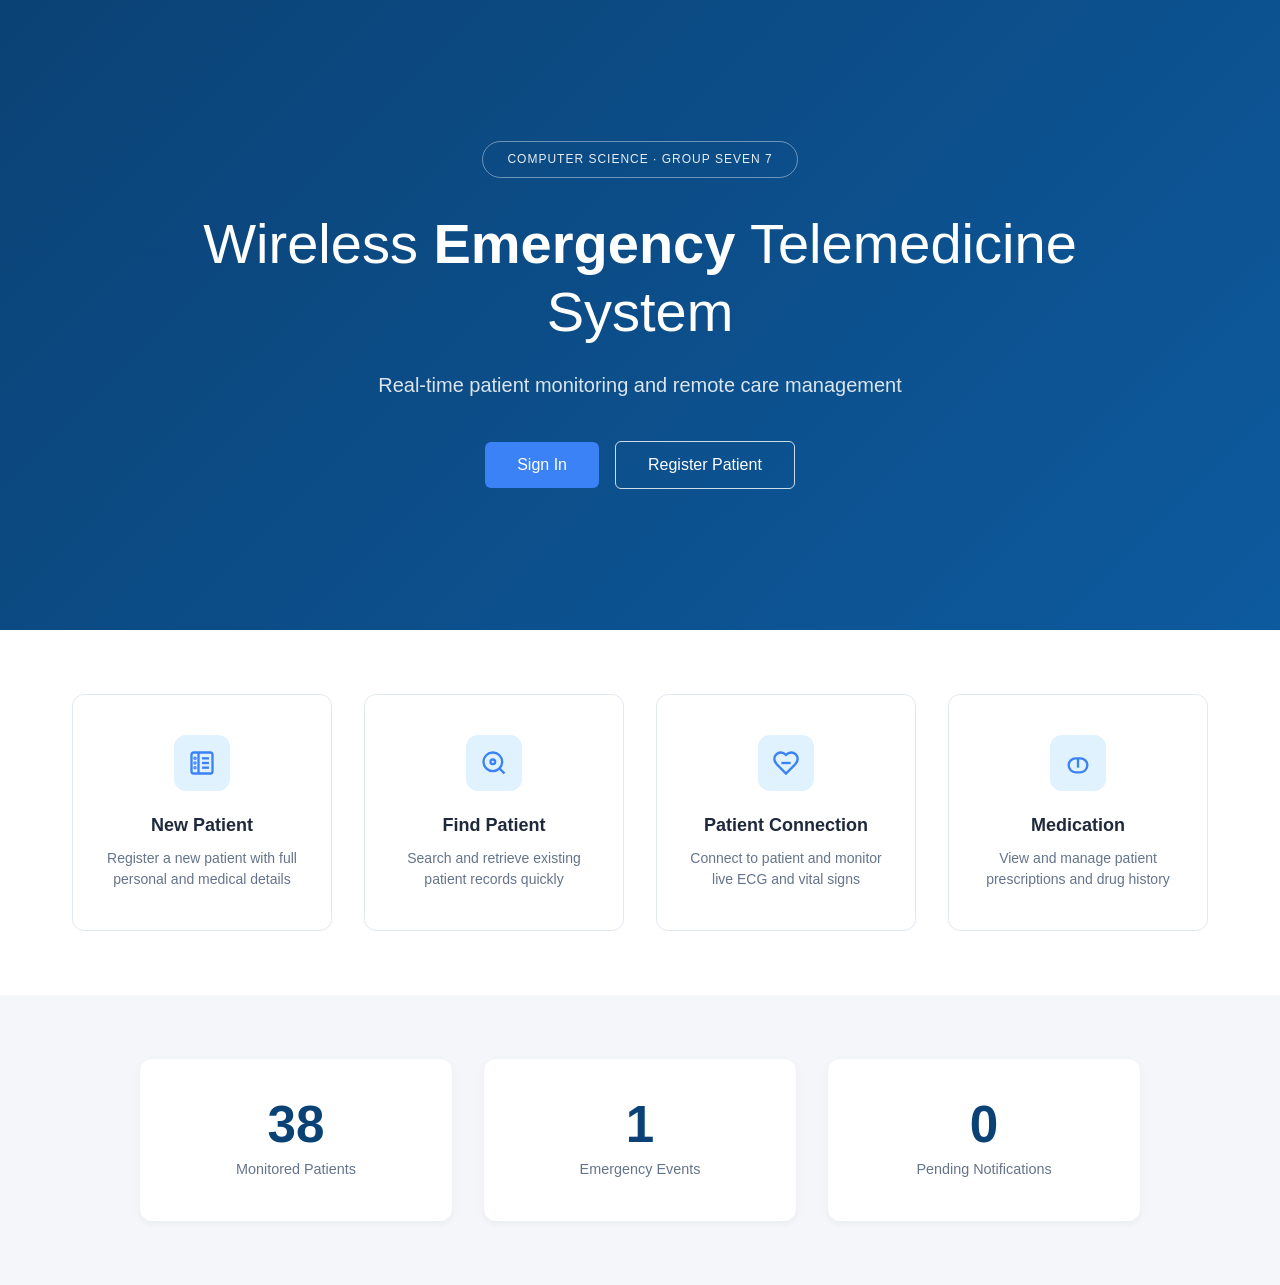
<file: index.html>
<!DOCTYPE html>
<html lang="en">
<head>
    <meta charset="UTF-8">
    <meta name="viewport" content="width=device-width, initial-scale=1.0">
    <title>WETS - Wireless Emergency Telemedicine System</title>
    <link rel="stylesheet" href="style.css">
</head>
<body>
    <!-- Hero Section -->
    <section class="hero-section">
        <div class="hero-content">
            <div class="department-badge">
                COMPUTER SCIENCE · GROUP SEVEN 7
            </div>
            <h1 class="main-title">
                Wireless <span class="title-emphasis">Emergency</span> Telemedicine System
            </h1>
            <p class="subtitle">
                Real-time patient monitoring and remote care management
            </p>
            <div class="cta-buttons">
                <button class="btn btn-primary" onclick="navigateTo('login.html')">
                    Sign In
                </button>
                <button class="btn btn-secondary" onclick="navigateTo('register.html')">
                    Register Patient
                </button>
            </div>
        </div>
    </section>

    <!-- Module Grid Section -->
    <section class="module-grid">
        <div class="module-item" onclick="navigateTo('register.html')">
            <div class="module-icon">
                <svg viewBox="0 0 24 24" fill="none" stroke="currentColor" stroke-width="2">
                    <rect x="3" y="3" width="18" height="18" rx="2" ry="2"></rect>
                    <line x1="9" y1="3" x2="9" y2="21"></line>
                    <line x1="12" y1="8" x2="18" y2="8"></line>
                    <line x1="12" y1="12" x2="18" y2="12"></line>
                    <line x1="12" y1="16" x2="18" y2="16"></line>
                    <circle cx="6" cy="8" r="0.5" fill="currentColor"></circle>
                    <circle cx="6" cy="12" r="0.5" fill="currentColor"></circle>
                    <circle cx="6" cy="16" r="0.5" fill="currentColor"></circle>
                </svg>
            </div>
            <h3 class="module-title">New Patient</h3>
            <p class="module-text">Register a new patient with full personal and medical details</p>
        </div>

        <div class="module-divider"></div>

        <div class="module-item" onclick="navigateTo('search.html')">
            <div class="module-icon">
                <svg viewBox="0 0 24 24" fill="none" stroke="currentColor" stroke-width="2">
                    <circle cx="11" cy="11" r="8"></circle>
                    <path d="m21 21-4.35-4.35"></path>
                    <path d="M9 11a2 2 0 1 0 4 0 2 2 0 1 0-4 0"></path>
                </svg>
            </div>
            <h3 class="module-title">Find Patient</h3>
            <p class="module-text">Search and retrieve existing patient records quickly</p>
        </div>

        <div class="module-divider"></div>

        <div class="module-item" onclick="navigateTo('monitoring.html')">
            <div class="module-icon">
                <svg viewBox="0 0 24 24" fill="none" stroke="currentColor" stroke-width="2">
                    <path d="M19 14c1.49-1.46 3-3.21 3-5.5A5.5 5.5 0 0 0 16.5 3c-1.76 0-3 .5-4.5 2-1.5-1.5-2.74-2-4.5-2A5.5 5.5 0 0 0 2 8.5c0 2.3 1.5 4.05 3 5.5l7 7Z"></path>
                    <path d="M8 12h8"></path>
                </svg>
            </div>
            <h3 class="module-title">Patient Connection</h3>
            <p class="module-text">Connect to patient and monitor live ECG and vital signs</p>
        </div>

        <div class="module-divider"></div>

        <div class="module-item">
            <div class="module-icon">
                <svg viewBox="0 0 24 24" fill="none" stroke="currentColor" stroke-width="2">
                    <rect x="4" y="8" width="16" height="12" rx="6"></rect>
                    <line x1="12" y1="8" x2="12" y2="16"></line>
                </svg>
            </div>
            <h3 class="module-title">Medication</h3>
            <p class="module-text">View and manage patient prescriptions and drug history</p>
        </div>
    </section>

    <!-- Statistics Section -->
    <section class="stats-section">
        <div class="stats-container">
            <div class="stat-card">
                <div class="stat-number">100</div>
                <div class="stat-label">Monitored Patients</div>
            </div>

            <div class="stat-card">
                <div class="stat-number">3</div>
                <div class="stat-label">Emergency Events</div>
            </div>

            <div class="stat-card">
                <div class="stat-number">0</div>
                <div class="stat-label">Pending Notifications</div>
            </div>
        </div>
    </section>

    <script src="script.js"></script>
</body>
</html>
</file>
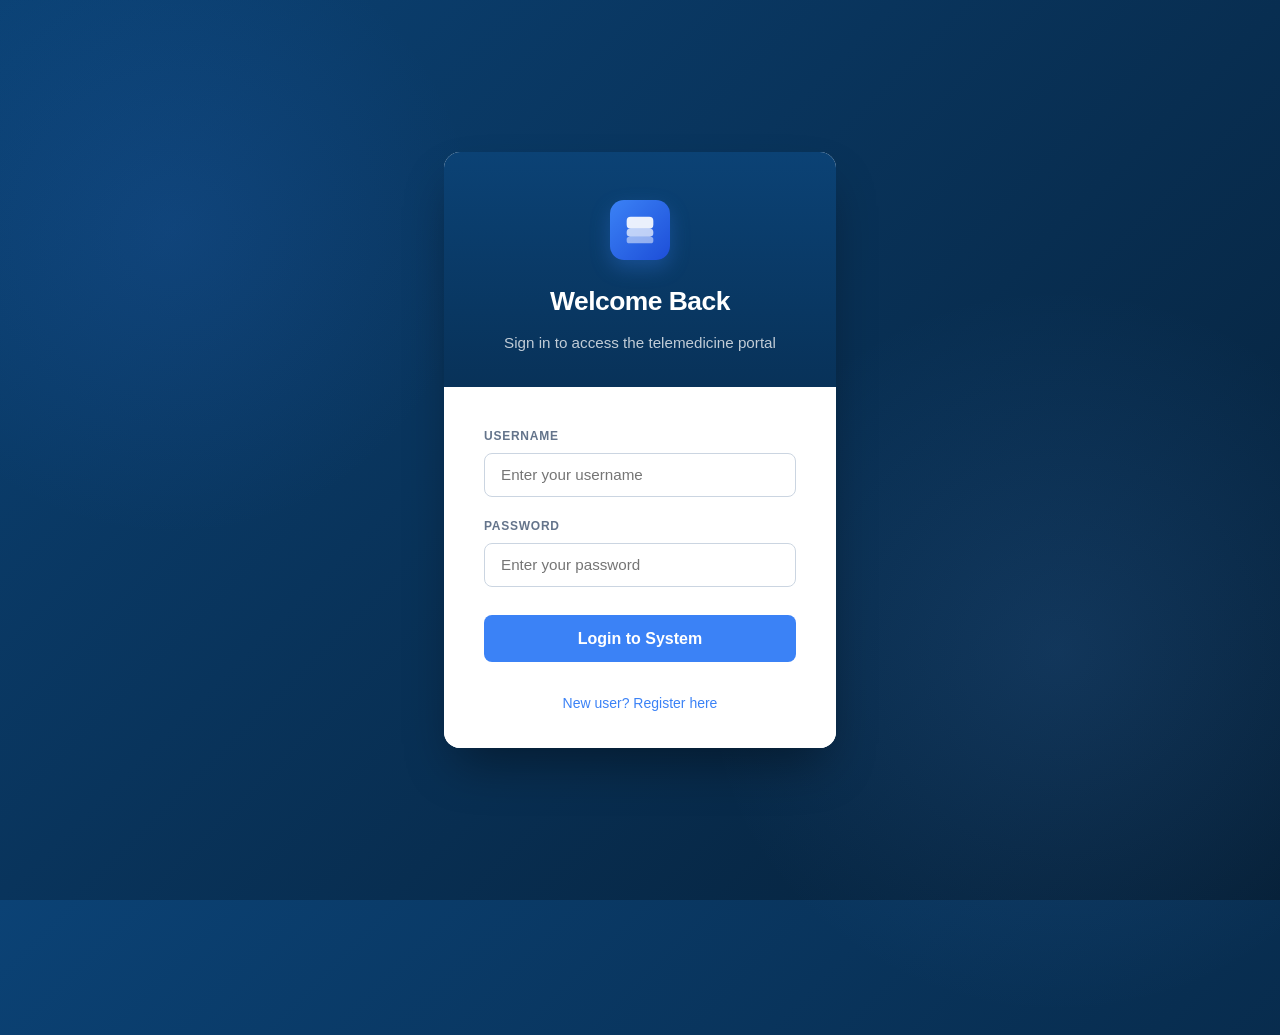
<file: login.html>
<!DOCTYPE html>
<html lang="en">
<head>
    <meta charset="UTF-8">
    <meta name="viewport" content="width=device-width, initial-scale=1.0">
    <title>Login - WETS</title>
    <link rel="stylesheet" href="style.css">
    <link rel="stylesheet" href="login.css">
</head>
<body class="login-body">
    <div class="login-container">
        <div class="login-card">
            <div class="login-header">
                <div class="system-icon">
                    <svg viewBox="0 0 24 24" fill="none" stroke="currentColor" stroke-width="2">
                        <rect x="3" y="3" width="18" height="7" rx="2" fill="currentColor" opacity="0.9"/>
                        <rect x="3" y="12" width="18" height="4" rx="1.5" fill="currentColor" opacity="0.7"/>
                        <rect x="3" y="18" width="18" height="3" rx="1" fill="currentColor" opacity="0.5"/>
                    </svg>
                </div>
                <h1 class="welcome-title">Welcome Back</h1>
                <p class="welcome-subtitle">Sign in to access the telemedicine portal</p>
            </div>

            <div class="login-form-container">
                <form id="loginForm" class="login-form" novalidate>
                    <div class="form-group">
                        <label for="username" class="form-label">USERNAME</label>
                        <input 
                            type="text" 
                            id="username" 
                            class="form-input" 
                            placeholder="Enter your username"
                            required
                        >
                    </div>

                    <div class="form-group">
                        <label for="password" class="form-label">PASSWORD</label>
                        <input 
                            type="password" 
                            id="password" 
                            class="form-input" 
                            placeholder="Enter your password"
                            required
                        >
                    </div>

                    <button type="submit" class="login-button" id="submitBtn">
                        Login to System
                    </button>

                    <div class="register-link">
                        <a href="register.html">New user? Register here</a>
                    </div>
                </form>
            </div>

        </div>
    </div>

    <div class="bg-decoration bg-decoration-1"></div>
    <div class="bg-decoration bg-decoration-2"></div>

    <script src="login.js"></script>
</body>
</html>
</file>
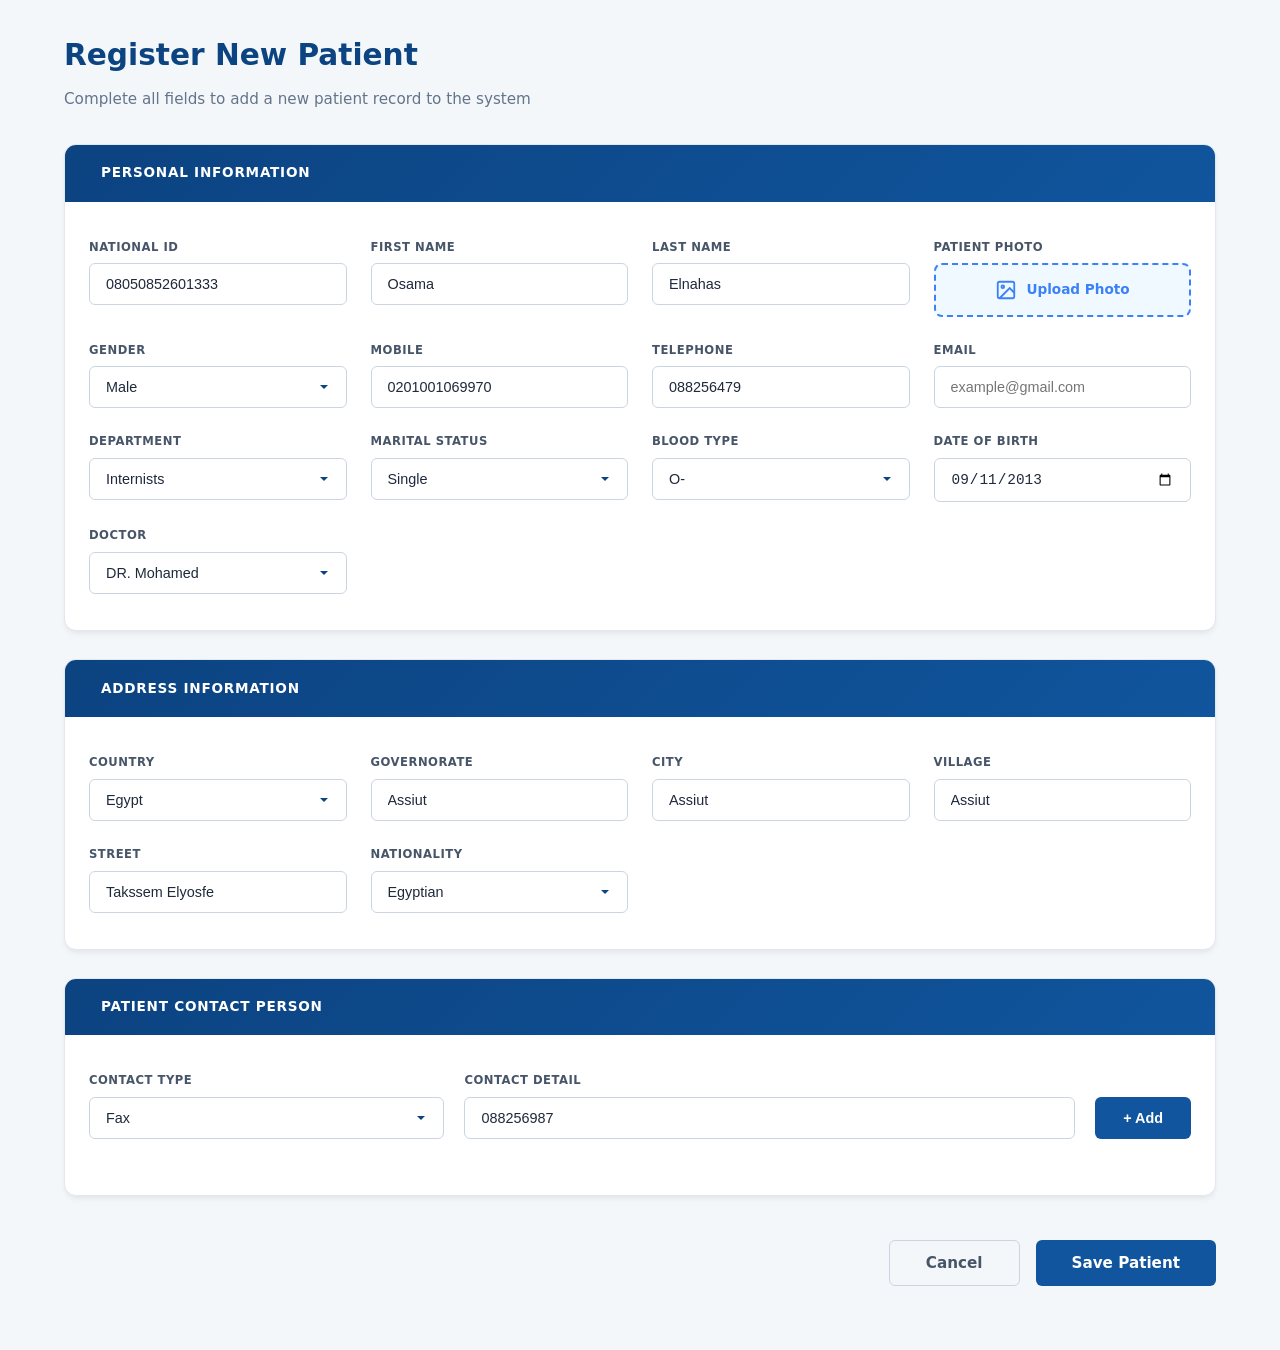
<file: register.html>
<!DOCTYPE html>
<html lang="en">
<head>
    <meta charset="UTF-8">
    <meta name="viewport" content="width=device-width, initial-scale=1.0">
    <title>Register New Patient - WETS</title>
    <link rel="stylesheet" href="style.css">
    <link rel="stylesheet" href="register.css">
</head>
<body>
    <div class="register-container">
        <header class="page-header">
            <h1 class="page-title">Register New Patient</h1>
            <p class="page-subtitle">Complete all fields to add a new patient record to the system</p>
        </header>

        <form id="registrationForm" class="registration-form">
            
            <section class="form-section">
                <div class="section-header">
                    <span class="section-icon"></span>
                    <h2 class="section-title">PERSONAL INFORMATION</h2>
                </div>

                <div class="section-body">
                    <div class="form-grid">
                        <div class="form-group">
                            <label class="form-label">NATIONAL ID</label>
                            <input type="text" name="nationalId" class="form-input" value="08050852601333">
                        </div>

                        <div class="form-group">
                            <label class="form-label">FIRST NAME</label>
                            <input type="text" name="firstName" class="form-input" value="Osama">
                        </div>

                        <div class="form-group">
                            <label class="form-label">LAST NAME</label>
                            <input type="text" name="lastName" class="form-input" value="Elnahas">
                        </div>

                        <div class="form-group upload-group">
                            <label class="form-label">PATIENT PHOTO</label>
                            <div class="upload-box" onclick="triggerFileUpload()">
                                <svg viewBox="0 0 24 24" fill="none" stroke="currentColor" stroke-width="2">
                                    <rect x="3" y="3" width="18" height="18" rx="2" ry="2"></rect>
                                    <circle cx="8.5" cy="8.5" r="1.5"></circle>
                                    <polyline points="21 15 16 10 5 21"></polyline>
                                </svg>
                                <span class="upload-text">Upload Photo</span>
                            </div>
                            <input type="file" id="photoUpload" accept="image/*" style="display: none;">
                        </div>

                        <div class="form-group">
                            <label class="form-label">GENDER</label>
                            <select name="gender" class="form-select">
                                <option value="male">Male</option>
                                <option value="female">Female</option>
                            </select>
                        </div>

                        <div class="form-group">
                            <label class="form-label">MOBILE</label>
                            <input type="tel" name="mobile" class="form-input" value="0201001069970">
                        </div>

                        <div class="form-group">
                            <label class="form-label">TELEPHONE</label>
                            <input type="tel" name="telephone" class="form-input" value="088256479">
                        </div>

                        <div class="form-group">
                            <label class="form-label">EMAIL</label>
                            <input type="email" name="email" class="form-input" placeholder="example@gmail.com">
                        </div>

                        <div class="form-group">
                            <label class="form-label">DEPARTMENT</label>
                            <select name="department" class="form-select">
                                <option value="internists">Internists</option>
                                <option value="cardiac">Cardiac</option>
                                <option value="orthopedics">Orthopedics</option>
                                <option value="neurology">Neurology</option>
                            </select>
                        </div>

                        <div class="form-group">
                            <label class="form-label">MARITAL STATUS</label>
                            <select name="maritalStatus" class="form-select">
                                <option value="single">Single</option>
                                <option value="married">Married</option>
                                <option value="divorced">Divorced</option>
                                <option value="widowed">Widowed</option>
                            </select>
                        </div>

                        <div class="form-group">
                            <label class="form-label">BLOOD TYPE</label>
                            <select name="bloodType" class="form-select">
                                <option value="o-">O-</option>
                                <option value="o+">O+</option>
                                <option value="a-">A-</option>
                                <option value="a+">A+</option>
                                <option value="b-">B-</option>
                                <option value="b+">B+</option>
                                <option value="ab-">AB-</option>
                                <option value="ab+">AB+</option>
                            </select>
                        </div>

                        <div class="form-group">
                            <label class="form-label">DATE OF BIRTH</label>
                            <input type="date" name="dateOfBirth" class="form-input" value="2013-09-11">
                        </div>

                        <div class="form-group">
                            <label class="form-label">DOCTOR</label>
                            <select name="doctor" class="form-select">
                                <option value="dr-mohamed">DR. Mohamed</option>
                                <option value="dr-ahmed">DR. Ahmed</option>
                                <option value="dr-sara">DR. Sara</option>
                            </select>
                        </div>
                    </div>
                </div>
            </section>

            <section class="form-section">
                <div class="section-header">
                    <span class="section-icon"></span>
                    <h2 class="section-title">ADDRESS INFORMATION</h2>
                </div>

                <div class="section-body">
                    <div class="form-grid">
                        <div class="form-group">
                            <label class="form-label">COUNTRY</label>
                            <select name="country" class="form-select">
                                <option value="egypt">Egypt</option>
                                <option value="saudi">Saudi Arabia</option>
                                <option value="uae">UAE</option>
                                <option value="jordan">Jordan</option>
                            </select>
                        </div>

                        <div class="form-group">
                            <label class="form-label">GOVERNORATE</label>
                            <input type="text" name="governorate" class="form-input" value="Assiut">
                        </div>

                        <div class="form-group">
                            <label class="form-label">CITY</label>
                            <input type="text" name="city" class="form-input" value="Assiut">
                        </div>

                        <div class="form-group">
                            <label class="form-label">VILLAGE</label>
                            <input type="text" name="village" class="form-input" value="Assiut">
                        </div>

                        <div class="form-group">
                            <label class="form-label">STREET</label>
                            <input type="text" name="street" class="form-input" value="Takssem Elyosfe">
                        </div>

                        <div class="form-group">
                            <label class="form-label">NATIONALITY</label>
                            <select name="nationality" class="form-select">
                                <option value="egyptian">Egyptian</option>
                                <option value="saudi">Saudi</option>
                                <option value="emirati">Emirati</option>
                                <option value="jordanian">Jordanian</option>
                            </select>
                        </div>
                    </div>
                </div>
            </section>

            <section class="form-section">
                <div class="section-header">
                    <span class="section-icon"></span>
                    <h2 class="section-title">PATIENT CONTACT PERSON</h2>
                </div>

                <div class="section-body">
                    <div class="contact-row">
                        <div class="form-group contact-type-group">
                            <label class="form-label">CONTACT TYPE</label>
                            <select class="form-select" id="contactType">
                                <option value="fax">Fax</option>
                                <option value="phone">Phone</option>
                                <option value="email">Email</option>
                                <option value="mobile">Mobile</option>
                            </select>
                        </div>

                        <div class="form-group contact-detail-group">
                            <label class="form-label">CONTACT DETAIL</label>
                            <input type="text" class="form-input" id="contactDetail" value="088256987">
                        </div>

                        <button type="button" class="add-contact-btn" onclick="addContact()">
                            + Add
                        </button>
                    </div>

                    <div id="contactList" class="contact-list"></div>
                </div>
            </section>

            <div class="form-footer">
                <button type="button" class="btn btn-cancel" onclick="window.location.href='index.html'">
                    Cancel
                </button>
                <button type="submit" class="btn btn-save">
                    Save Patient
                </button>
            </div>
        </form>
    </div>

    <script src="register.js"></script>
</body>
</html>
</file>
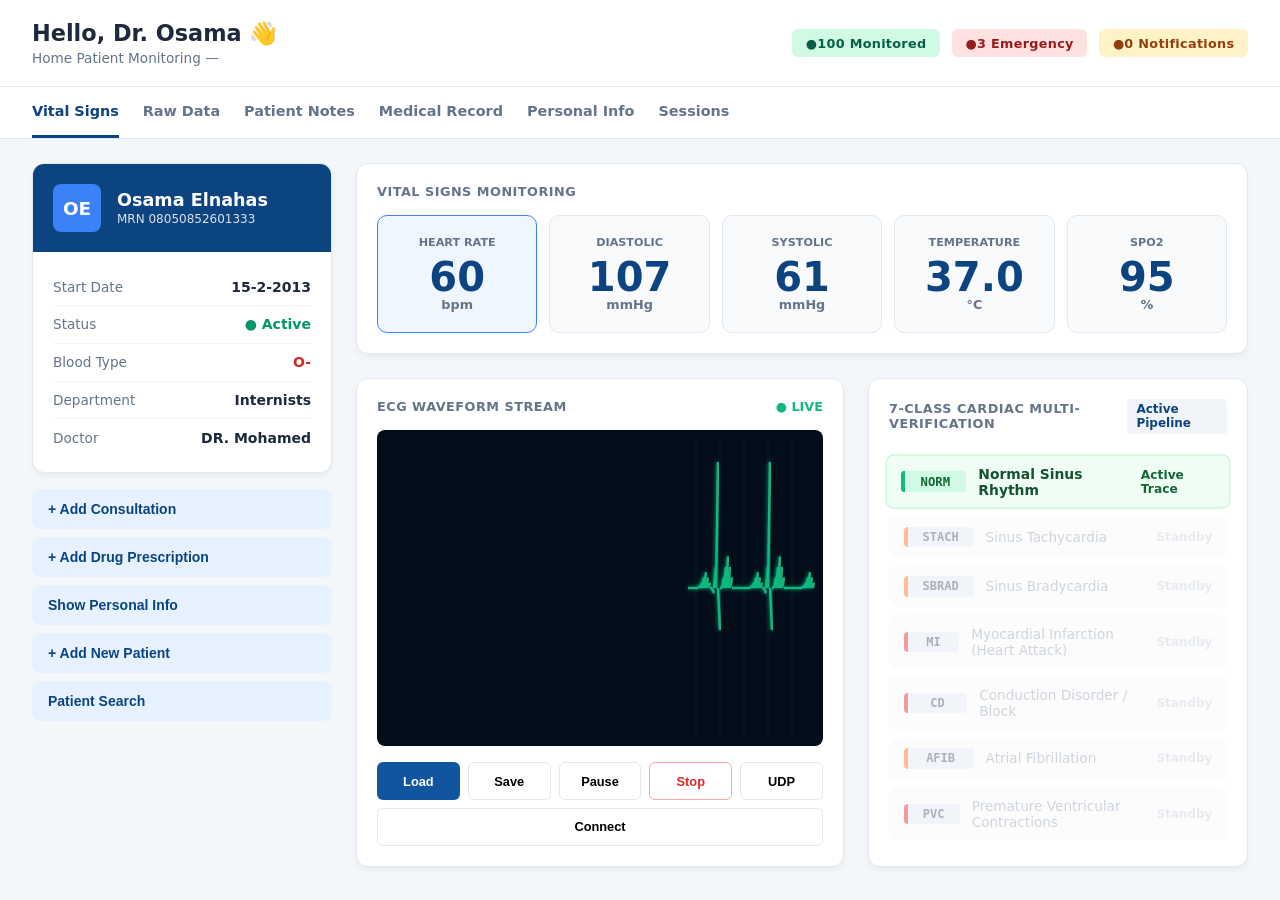
<file: vitals.html>
<!DOCTYPE html>
<html lang="en">
<head>
    <meta charset="UTF-8">
    <meta name="viewport" content="width=device-width, initial-scale=1.0">
    <title>Vital Signs Monitoring - WETS</title>
    <link rel="stylesheet" href="vitals.css">
</head>
<body>
    <header class="top-header">
        <div class="welcome-section">
            <h1 class="welcome-text">Hello, Dr. Osama 👋</h1>
            <p class="welcome-subtitle">Home Patient Monitoring —</p>
        </div>
        <div class="system-metrics">
            <span class="metric-pill metric-monitored">●100 Monitored</span>
            <span class="metric-pill metric-emergency">●3 Emergency</span>
            <span class="metric-pill metric-notifications">●0 Notifications</span>
        </div>
    </header>

    <nav class="tab-navigation">
        <a href="#" class="tab-link active">Vital Signs</a>
        <a href="#" class="tab-link">Raw Data</a>
        <a href="#" class="tab-link">Patient Notes</a>
        <a href="#" class="tab-link">Medical Record</a>
        <a href="#" class="tab-link">Personal Info</a>
        <a href="#" class="tab-link">Sessions</a>
    </nav>

    <div class="dashboard-container">
        <aside class="left-sidebar">
            <div class="patient-card">
                <div class="patient-header">
                    <div class="patient-avatar">OE</div>
                    <div class="patient-info">
                        <h2 class="patient-name">Osama Elnahas</h2>
                        <p class="patient-mrn">MRN 08050852601333</p>
                    </div>
                </div>

                <div class="patient-details">
                    <div class="detail-row">
                        <span class="detail-label">Start Date</span>
                        <span class="detail-value">15-2-2013</span>
                    </div>
                    <div class="detail-row">
                        <span class="detail-label">Status</span>
                        <span class="detail-value status-active">● Active</span>
                    </div>
                    <div class="detail-row">
                        <span class="detail-label">Blood Type</span>
                        <span class="detail-value blood-type">O-</span>
                    </div>
                    <div class="detail-row">
                        <span class="detail-label">Department</span>
                        <span class="detail-value dept-link">Internists</span>
                    </div>
                    <div class="detail-row">
                        <span class="detail-label">Doctor</span>
                        <span class="detail-value doctor-name">DR. Mohamed</span>
                    </div>
                </div>
            </div>

            <div class="action-buttons">
                <button class="action-btn" onclick="addConsultation()">+ Add Consultation</button>
                <button class="action-btn" onclick="addDrugPrescription()">+ Add Drug Prescription</button>
                <button class="action-btn" onclick="showPersonalInfo()">Show Personal Info</button>
                <button class="action-btn" onclick="navigateTo('register.html')">+ Add New Patient</button>
                <button class="action-btn" onclick="navigateTo('search.html')">Patient Search</button>
            </div>
        </aside>

        <main class="main-panel">
            <section class="vitals-section">
                <h2 class="section-title">VITAL SIGNS MONITORING</h2>
                
                <div class="vitals-grid">
                    <div class="vital-card vital-active vital-card-heartrate">
                        <div class="vital-label">HEART RATE</div>
                        <div class="vital-value" id="vitalsHeartRateDisplay">60</div>
                        <div class="vital-unit">bpm</div>
                    </div>

                    <div class="vital-card">
                        <div class="vital-label">DIASTOLIC</div>
                        <div class="vital-value">107</div>
                        <div class="vital-unit">mmHg</div>
                    </div>

                    <div class="vital-card">
                        <div class="vital-label">SYSTOLIC</div>
                        <div class="vital-value">61</div>
                        <div class="vital-unit">mmHg</div>
                    </div>

                    <div class="vital-card">
                        <div class="vital-label">TEMPERATURE</div>
                        <div class="vital-value">37.0</div>
                        <div class="vital-unit">°C</div>
                    </div>

                    <div class="vital-card vital-card-spo2">
                        <div class="vital-label">SPO2</div>
                        <div class="vital-value" id="vitalsSpO2Display">95</div>
                        <div class="vital-unit">%</div>
                    </div>
                </div>
            </section>

            <div class="diagnostics-split-wrapper">
                
                <section class="ecg-section">
                    <div class="ecg-header">
                        <h3 class="ecg-title">ECG WAVEFORM STREAM</h3>
                        <span class="live-indicator">● LIVE</span>
                    </div>

                    <div class="ecg-canvas">
                        <canvas id="vitalsMiniWaveform"></canvas>
                    </div>

                    <div class="ecg-controls">
                        <button class="ecg-btn ecg-btn-load" onclick="loadECG()">Load</button>
                        <button class="ecg-btn ecg-btn-save" onclick="saveECG()">Save</button>
                        <button class="ecg-btn ecg-btn-pause" onclick="pauseECG()">Pause</button>
                        <button class="ecg-btn ecg-btn-stop" onclick="stopECG()">Stop</button>
                        <button class="ecg-btn ecg-btn-udp" onclick="toggleUDP()">UDP</button>
                        <button class="ecg-btn ecg-btn-connect" onclick="navigateTo('monitoring.html')">Connect</button>
                    </div>
                </section>

                <section class="ai-classification-panel">
                    <div class="ai-panel-header">
                        <h3 class="ai-panel-title">7-CLASS CARDIAC MULTI-VERIFICATION</h3>
                        <div class="ai-engine-status">Active Pipeline</div>
                    </div>
                    
                    <div class="disease-classes-list" id="aiClassificationContainer">
                        <div class="disease-row-item dynamic-status-inactive" id="class-row-NORM">
                            <span class="disease-tag tag-code-norm">NORM</span>
                            <span class="disease-name-label">Normal Sinus Rhythm</span>
                            <span class="row-status-text">Standby</span>
                        </div>
                        <div class="disease-row-item dynamic-status-inactive" id="class-row-STACH">
                            <span class="disease-tag tag-code-stach">STACH</span>
                            <span class="disease-name-label">Sinus Tachycardia</span>
                            <span class="row-status-text">Standby</span>
                        </div>
                        <div class="disease-row-item dynamic-status-inactive" id="class-row-SBRAD">
                            <span class="disease-tag tag-code-sbrad">SBRAD</span>
                            <span class="disease-name-label">Sinus Bradycardia</span>
                            <span class="row-status-text">Standby</span>
                        </div>
                        <div class="disease-row-item dynamic-status-inactive" id="class-row-MI">
                            <span class="disease-tag tag-code-mi">MI</span>
                            <span class="disease-name-label">Myocardial Infarction (Heart Attack)</span>
                            <span class="row-status-text">Standby</span>
                        </div>
                        <div class="disease-row-item dynamic-status-inactive" id="class-row-CD">
                            <span class="disease-tag tag-code-cd">CD</span>
                            <span class="disease-name-label">Conduction Disorder / Block</span>
                            <span class="row-status-text">Standby</span>
                        </div>
                        <div class="disease-row-item dynamic-status-inactive" id="class-row-AFIB">
                            <span class="disease-tag tag-code-afib">AFIB</span>
                            <span class="disease-name-label">Atrial Fibrillation</span>
                            <span class="row-status-text">Standby</span>
                        </div>
                        <div class="disease-row-item dynamic-status-inactive" id="class-row-PVC">
                            <span class="disease-tag tag-code-pvc">PVC</span>
                            <span class="disease-name-label">Premature Ventricular Contractions</span>
                            <span class="row-status-text">Standby</span>
                        </div>
                    </div>
                </section>
                
            </div>
        </main>
    </div>


    <script src="vitals.js"></script>
</body>
</html>
</file>
<file: style.css>
/* ===========================
   Global CSS Variables & Reset
   =========================== */
:root {
    --primary-deep-blue: #0b4275;
    --accent-blue-filled: #3b82f6;
    --bg-light-gray: #f4f6f9;
    --bg-white: #ffffff;
    --text-dark: #1e293b;
    --text-muted: #64748b;
    --border-gray: #e2e8f0;
    --icon-bg: #e0f2fe;
    --icon-color: #3b82f6;
}

* {
    margin: 0;
    padding: 0;
    box-sizing: border-box;
}

body {
    font-family: 'Segoe UI', Roboto, 'Inter', -apple-system, BlinkMacSystemFont, sans-serif;
    line-height: 1.6;
    color: var(--text-dark);
    background-color: var(--bg-white);
    overflow-x: hidden; /* Prevents tiny accidental horizontal scrolls on mobile */
}

/* ===========================
   Hero Section
   =========================== */
.hero-section {
    background: linear-gradient(135deg, #0b4275 0%, #0d5a9e 100%);
    min-height: 70vh;
    display: flex;
    align-items: center;
    justify-content: center;
    padding: 6rem 2rem; /* Increased padding slightly for better desktop breathing room */
    text-align: center;
}

.hero-content {
    max-width: 900px;
    width: 100%;
}

.department-badge {
    display: inline-block;
    padding: 0.5rem 1.5rem;
    border: 1.5px solid rgba(255, 255, 255, 0.4);
    border-radius: 50px;
    color: rgba(255, 255, 255, 0.9);
    font-size: 0.75rem;
    letter-spacing: 1px;
    font-weight: 500;
    margin-bottom: 2rem;
    text-transform: uppercase;
}

.main-title {
    font-size: clamp(2rem, 5vw, 3.5rem); /* Dynamically scales between mobile and desktop sizes */
    color: #ffffff;
    font-weight: 300;
    margin-bottom: 1.5rem;
    line-height: 1.2;
}

.title-emphasis {
    font-weight: 700;
}

.subtitle {
    font-size: clamp(1rem, 2vw, 1.25rem); /* Fluid scaling typography */
    color: rgba(255, 255, 255, 0.85);
    margin-bottom: 2.5rem;
    font-weight: 400;
    max-width: 600px;
    margin-left: auto;
    margin-right: auto;
}

.cta-buttons {
    display: flex;
    gap: 1rem;
    justify-content: center;
    align-items: center;
    flex-wrap: wrap;
}

.btn {
    padding: 0.875rem 2rem;
    font-size: 1rem;
    border-radius: 6px;
    border: none;
    cursor: pointer;
    font-weight: 500;
    transition: all 0.3s ease;
    font-family: inherit;
    width: auto; /* Overrides mobile-first layouts cleanly */
}

.btn-primary {
    background-color: var(--accent-blue-filled);
    color: #ffffff;
}

.btn-primary:hover {
    background-color: #2563eb;
    transform: translateY(-2px);
    box-shadow: 0 4px 12px rgba(59, 130, 246, 0.4);
}

.btn-secondary {
    background-color: transparent;
    color: #ffffff;
    border: 1.5px solid rgba(255, 255, 255, 0.8);
}

.btn-secondary:hover {
    background-color: rgba(255, 255, 255, 0.1);
    border-color: #ffffff;
}

/* ===========================
   Module Grid Section
   =========================== */
.module-grid {
    display: grid;
    /* Automatically handles columns based on container width. Min width 220px per item */
    grid-template-columns: repeat(auto-fit, minmax(220px, 1fr)); 
    background-color: var(--bg-white);
    padding: 4rem 2rem;
    gap: 2rem; /* Clean layout gap instead of structural HTML dividers */
    max-width: 1200px;
    margin: 0 auto;
}

/* Hides your hardcoded divider divs cleanly so your markup doesn't break */
.module-divider {
    display: none !important;
}

.module-item {
    padding: 2.5rem 1.5rem;
    text-align: center;
    cursor: pointer;
    background-color: var(--bg-white);
    border: 1px solid var(--border-gray);
    border-radius: 12px; /* Adds card structure on smaller viewports */
    transition: all 0.3s ease;
}

.module-item:hover {
    background-color: #f8fafc;
    transform: translateY(-4px);
    box-shadow: 0 4px 12px rgba(0, 0, 0, 0.05);
}

.module-icon {
    width: 56px;
    height: 56px;
    background-color: var(--icon-bg);
    border-radius: 12px;
    display: flex;
    align-items: center;
    justify-content: center;
    margin: 0 auto 1.25rem;
}

.module-icon svg {
    width: 28px;
    height: 28px;
    color: var(--icon-color);
}

.module-title {
    font-size: 1.125rem;
    font-weight: 600;
    color: var(--text-dark);
    margin-bottom: 0.5rem;
}

.module-text {
    font-size: 0.875rem;
    color: var(--text-muted);
    line-height: 1.5;
}

/* ===========================
   Statistics Section
   =========================== */
.stats-section {
    background-color: var(--bg-light-gray);
    padding: 4rem 2rem;
}

.stats-container {
    max-width: 1000px;
    margin: 0 auto;
    display: grid;
    /* Scales dynamically down from 3 items across to single stack */
    grid-template-columns: repeat(auto-fit, minmax(260px, 1fr));
    gap: 2rem;
}

.stat-card {
    background-color: var(--bg-white);
    padding: 2.5rem 2rem;
    border-radius: 12px;
    text-align: center;
    box-shadow: 0 2px 8px rgba(0, 0, 0, 0.05);
    transition: transform 0.3s ease, box-shadow 0.3s ease;
}

.stat-card:hover {
    transform: translateY(-4px);
    box-shadow: 0 4px 16px rgba(0, 0, 0, 0.1);
}

.stat-number {
    font-size: clamp(2.5rem, 4vw, 3.5rem); /* Fluid scaling font size for numbers */
    font-weight: 700;
    color: var(--primary-deep-blue);
    line-height: 1;
    margin-bottom: 0.5rem;
}

.stat-label {
    font-size: 0.9rem;
    color: var(--text-muted);
    font-weight: 500;
}

/* ===========================
   Global Responsive Breakpoints
   =========================== */
@media (max-width: 768px) {
    .hero-section {
        padding: 4rem 1rem;
    }

    .cta-buttons {
        flex-direction: column;
        width: 100%;
    }

    .btn {
        width: 100%;
        max-width: 320px; /* Buttons stack neatly on mobile without expanding infinitely */
    }

    .module-grid {
        padding: 2rem 1rem;
        gap: 1.25rem;
    }

    .stats-section {
        padding: 3rem 1rem;
    }
}
</file>
<file: login.css>
/* ===========================
   Page Setup & Base Fixes
   =========================== */
.login-body {
    margin: 0;
    padding: 0;
    min-height: 100vh;
    background: linear-gradient(135deg, #0b4275 0%, #062038 100%);
    display: flex;
    align-items: center;
    justify-content: center;
    position: relative;
    overflow-x: hidden;
    font-family: 'Segoe UI', Roboto, Helvetica, Arial, sans-serif;
}

/* Background Decorative Blobs */
.bg-decoration {
    position: absolute;
    border-radius: 50%;
    opacity: 0.12;
    pointer-events: none;
    z-index: 1;
}

.bg-decoration-1 {
    width: 50vw;
    height: 50vw;
    max-width: 600px;
    background: radial-gradient(circle, #3b82f6 0%, transparent 70%);
    top: -10%;
    left: -10%;
    animation: float 18s ease-in-out infinite;
}

.bg-decoration-2 {
    width: 60vw;
    height: 60vw;
    max-width: 700px;
    background: radial-gradient(circle, #60a5fa 0%, transparent 70%);
    bottom: -15%;
    right: -10%;
    animation: float 22s ease-in-out infinite reverse;
}

@keyframes float {
    0%, 100% { transform: translate(0, 0) scale(1); }
    50% { transform: translate(40px, -40px) scale(1.08); }
}

/* ===========================
   Layout Structure
   =========================== */
.login-container {
    width: 100%;
    max-width: 440px;
    padding: 1.5rem;
    position: relative;
    z-index: 10;
    animation: slideUp 0.5s cubic-bezier(0.16, 1, 0.3, 1);
}

@keyframes slideUp {
    from { opacity: 0; transform: translateY(20px); }
    to { opacity: 1; transform: translateY(0); }
}

.login-card {
    background-color: #ffffff;
    border-radius: 16px;
    overflow: hidden;
    box-shadow: 0 25px 50px -12px rgba(0, 0, 0, 0.4);
}

/* Header Section */
.login-header {
    background: linear-gradient(180deg, #0b4275 0%, #083259 100%);
    padding: 3rem 2.5rem 2rem;
    text-align: center;
}

.system-icon {
    width: 60px;
    height: 60px;
    background: linear-gradient(135deg, #3b82f6 0%, #1d4ed8 100%);
    border-radius: 14px;
    display: flex;
    align-items: center;
    justify-content: center;
    margin: 0 auto 1.25rem;
    box-shadow: 0 8px 20px rgba(59, 130, 246, 0.3);
}

.system-icon svg {
    width: 32px;
    height: 32px;
    color: #ffffff;
}

.welcome-title {
    font-size: 1.65rem;
    font-weight: 700;
    color: #ffffff;
    margin-bottom: 0.5rem;
    letter-spacing: -0.5px;
}

.welcome-subtitle {
    font-size: 0.95rem;
    color: rgba(255, 255, 255, 0.75);
    font-weight: 400;
}

/* Form Container Fix */
.login-form-container {
    padding: 2.5rem 2.5rem 2rem;
    background-color: #ffffff;
}

.login-form {
    display: flex;
    flex-direction: column;
    gap: 1.25rem;
}

.form-group {
    display: flex;
    flex-direction: column;
    gap: 0.4rem;
}

.form-label {
    font-size: 0.75rem;
    font-weight: 700;
    color: #64748b;
    letter-spacing: 0.75px;
}

.form-input {
    width: 100%;
    padding: 0.8rem 1rem;
    border: 1.5px solid #cbd5e1;
    border-radius: 8px;
    font-size: 0.95rem;
    color: #1e293b;
    background-color: #ffffff;
    transition: all 0.2s ease;
}

.form-input:focus {
    outline: none;
    border-color: #3b82f6;
    box-shadow: 0 0 0 4px rgba(59, 130, 246, 0.12);
}

/* Interactive States */
.login-button {
    width: 100%;
    padding: 0.9rem;
    background: #3b82f6;
    color: #ffffff;
    border: none;
    border-radius: 8px;
    font-size: 1rem;
    font-weight: 600;
    cursor: pointer;
    transition: all 0.2s ease;
    margin-top: 0.5rem;
}

.login-button:hover {
    background: #2563eb;
    transform: translateY(-1px);
    box-shadow: 0 4px 12px rgba(37, 99, 235, 0.2);
}

.register-link {
    text-align: center;
    margin-top: 0.5rem;
}

.register-link a {
    color: #3b82f6;
    text-decoration: none;
    font-size: 0.875rem;
    font-weight: 500;
}

.register-link a:hover {
    text-decoration: underline;
}

/* Footer & Mentors Details */
.login-footer {
    background-color: #f8fafc;
    padding: 1.5rem 2.5rem;
    text-align: center;
    border-top: 1px solid #f1f5f9;
}

.credits-text {
    font-size: 0.75rem;
    color: #64748b;
    margin: 0.25rem 0;
    line-height: 1.4;
}

.font-italic { font-style: italic; }

/* Validation Visual Hooks */
.form-input.error { border-color: #ef4444; }
.form-input.error:focus { box-shadow: 0 0 0 4px rgba(239, 68, 68, 0.12); }

.form-input.success { border-color: #10b981; }
.form-input.success:focus { box-shadow: 0 0 0 4px rgba(16, 185, 129, 0.12); }

/* Submit State Transition */
.login-button.loading {
    color: transparent !important;
    pointer-events: none;
    position: relative;
}

.login-button.loading::after {
    content: '';
    position: absolute;
    width: 20px;
    height: 20px;
    top: 50%;
    left: 50%;
    margin: -10px 0 0 -10px;
    border: 3px solid rgba(255, 255, 255, 0.3);
    border-radius: 50%;
    border-top-color: #ffffff;
    animation: spin 0.6s linear infinite;
}

@keyframes spin { to { transform: rotate(360deg); } }

/* ===========================
   Responsive Design Breakpoints
   =========================== */
@media (max-width: 480px) {
    .login-container {
        padding: 1rem;
    }
    .login-header {
        padding: 2.5rem 1.75rem 1.75rem;
    }
    .login-form-container {
        padding: 2rem 1.75rem 1.75rem;
    }
    .login-footer {
        padding: 1.25rem 1.75rem;
    }
    .welcome-title { font-size: 1.45rem; }
}

@media (max-width: 360px) {
    .login-form-container { padding: 1.75rem 1.25rem; }
    .welcome-title { font-size: 1.3rem; }
}
</file>
<file: register.css>
body {
    background-color: #f4f7fa;
    margin: 0;
    padding: 0;
    font-family: 'Segoe UI', system-ui, sans-serif;
}

.register-container {
    max-width: 1200px;
    margin: 0 auto;
    padding: 2rem 1.5rem;
    box-sizing: border-box;
}

/* ===========================
   Page Header
   =========================== */
.page-header {
    margin-bottom: 2rem;
}

.page-title {
    font-size: 1.85rem;
    font-weight: 700;
    color: #0c4381;
    margin: 0 0 0.5rem;
}

.page-subtitle {
    font-size: 0.95rem;
    color: #64748b;
    margin: 0;
}

/* ===========================
   Registration Form
   =========================== */
.registration-form {
    display: flex;
    flex-direction: column;
    gap: 1.75rem;
}

.form-section {
    background-color: #ffffff;
    border-radius: 12px;
    overflow: hidden;
    box-shadow: 0 4px 6px -1px rgba(0, 0, 0, 0.05), 0 2px 4px -1px rgba(0, 0, 0, 0.03);
    border: 1px solid #e2e8f0;
}

.section-header {
    background: linear-gradient(135deg, #0c4381 0%, #10559d 100%);
    padding: 1.1rem 1.5rem;
    display: flex;
    align-items: center;
    gap: 0.75rem;
}

.section-icon { font-size: 1.2rem; }

.section-title {
    font-size: 0.85rem;
    font-weight: 700;
    color: #ffffff;
    letter-spacing: 0.75px;
    margin: 0;
}

.section-body {
    padding: 2.25rem 1.5rem;
}

/* ===========================
   Adaptive Dynamic Grid Fixes
   =========================== */
.form-grid {
    display: grid;
    grid-template-columns: repeat(auto-fill, minmax(240px, 1fr));
    gap: 1.5rem;
}

.form-group {
    display: flex;
    flex-direction: column;
    gap: 0.45rem;
}

.form-label {
    font-size: 0.725rem;
    font-weight: 700;
    color: #475569;
    letter-spacing: 0.5px;
}

.form-input,
.form-select {
    width: 100%;
    padding: 0.75rem 1rem;
    border: 1px solid #cbd5e1;
    border-radius: 6px;
    font-size: 0.9rem;
    color: #1e293b;
    background-color: #ffffff;
    transition: all 0.2s ease;
    box-sizing: border-box;
}

.form-input:focus,
.form-select:focus {
    outline: none;
    border-color: #3b82f6;
    box-shadow: 0 0 0 3px rgba(59, 130, 246, 0.15);
}

.form-select {
    appearance: none;
    background-image: url("data:image/svg+xml,%3Csvg xmlns='http://www.w3.org/2000/svg' width='12' height='12' viewBox='0 0 12 12'%3E%3Cpath fill='%230c4381' d='M6 8L2 4h8z'/%3E%3C/svg%3E");
    background-repeat: no-repeat;
    background-position: right 1rem center;
    padding-right: 2.5rem;
    cursor: pointer;
}

/* Clean Label Context Layout Alignment For Photo Box */
.upload-group {
    display: flex;
    flex-direction: column;
}

.upload-box {
    border: 2px dashed #3b82f6;
    border-radius: 8px;
    padding: 0.85rem 1rem;
    display: flex;
    align-items: center;
    justify-content: center;
    gap: 0.6rem;
    cursor: pointer;
    transition: all 0.2s ease;
    background-color: #f0f9ff;
    height: 100%;
    box-sizing: border-box;
}

.upload-box:hover {
    background-color: #e0f2fe;
    border-color: #2563eb;
}

.upload-box svg {
    width: 22px;
    height: 22px;
    color: #3b82f6;
}

.upload-text {
    font-size: 0.85rem;
    color: #3b82f6;
    font-weight: 600;
}

/* ===========================
   Contact Row System Layout Fix
   =========================== */
.contact-row {
    display: flex;
    flex-wrap: wrap;
    gap: 1.25rem;
    align-items: flex-end;
}

.contact-type-group { flex: 1 1 200px; }
.contact-detail-group { flex: 2 1 300px; }

.add-contact-btn {
    padding: 0.75rem 1.75rem;
    background-color: #10559d;
    color: #ffffff;
    border: none;
    border-radius: 6px;
    font-size: 0.9rem;
    font-weight: 600;
    cursor: pointer;
    transition: all 0.2s ease;
    height: 42px;
}

.add-contact-btn:hover {
    background-color: #0d4580;
    box-shadow: 0 4px 10px rgba(16, 85, 157, 0.2);
}

/* Dynamic Entries Interface */
.contact-list {
    margin-top: 1.25rem;
    display: flex;
    flex-direction: column;
    gap: 0.6rem;
}

.contact-item {
    display: flex;
    justify-content: space-between;
    align-items: center;
    padding: 0.75rem 1rem;
    background-color: #f8fafc;
    border: 1px solid #e2e8f0;
    border-radius: 6px;
    gap: 1rem;
}

.contact-info {
    font-size: 0.9rem;
    color: #334155;
    display: flex;
    align-items: center;
    flex-wrap: wrap;
    gap: 0.5rem;
}

.contact-type-badge {
    padding: 0.25rem 0.6rem;
    background-color: #dbeafe;
    color: #1e40af;
    border-radius: 4px;
    font-size: 0.75rem;
    font-weight: 700;
}

.remove-contact-btn {
    padding: 0.35rem 0.75rem;
    background-color: transparent;
    color: #dc2626;
    border: 1px solid #fca5a5;
    border-radius: 4px;
    font-size: 0.8rem;
    font-weight: 500;
    cursor: pointer;
    transition: all 0.2s ease;
}

.remove-contact-btn:hover {
    background-color: #fef2f2;
    border-color: #dc2626;
}

/* ===========================
   Responsive Control Deck Footer
   =========================== */
.form-footer {
    display: flex;
    justify-content: flex-end;
    gap: 1rem;
    padding: 1rem 0 2rem;
}

.btn {
    padding: 0.8rem 2.25rem;
    border-radius: 6px;
    font-size: 0.95rem;
    font-weight: 600;
    cursor: pointer;
    transition: all 0.2s ease;
    box-sizing: border-box;
}

.btn-cancel {
    background-color: transparent;
    color: #475569;
    border: 1px solid #cbd5e1;
}

.btn-cancel:hover {
    background-color: #f1f5f9;
    color: #1e293b;
}

.btn-save {
    background-color: #10559d;
    color: #ffffff;
    border: none;
}

.btn-save:hover {
    background-color: #0d4580;
    box-shadow: 0 4px 12px rgba(16, 85, 157, 0.25);
}

/* ===========================
   Breakpoints
   =========================== */
@media (max-width: 768px) {
    .register-container { padding: 1.25rem 1rem; }
    .section-body { padding: 1.5rem 1rem; }
    .form-grid { grid-template-columns: 1fr; gap: 1.25rem; }
    .contact-row { flex-direction: column; align-items: stretch; }
    .add-contact-btn { width: 100%; text-align: center; }
    .form-footer { flex-direction: column-reverse; gap: 0.75rem; }
    .btn { width: 100%; padding: 0.9rem; }
}
</file>
<file: vitals.css>
/* ==========================================================================
   WETS - Vital Signs Dashboard (Responsive Production Sheet)
   ========================================================================== */

:root {
    --bg-white: #ffffff;
    --border-gray: #e2e8f0;
    --text-dark: #1e293b;
    --text-muted: #64748b;
    --accent-blue: #0c4381;
    --clinical-green: #10b981;
    --clinical-red: #dc2626;
    --clinical-orange: #f97316;
    --bg-main: #f4f7fa;
    --dark-canvas: #040d1a;
}

body {
    background-color: var(--bg-main);
    margin: 0;
    padding: 0;
    font-family: 'Segoe UI', system-ui, -apple-system, sans-serif;
    color: var(--text-dark);
    -webkit-font-smoothing: antialiased;
}

/* ==========================================================================
   Top Navigation & Header Architecture
   ========================================================================== */

.top-header {
    display: flex;
    justify-content: space-between;
    align-items: center;
    padding: 1.25rem 2rem;
    background-color: var(--bg-white);
    border-bottom: 1px solid var(--border-gray);
    flex-wrap: wrap;
    gap: 1rem;
}

.welcome-section {
    display: flex;
    flex-direction: column;
}

.welcome-text {
    font-size: 1.4rem;
    font-weight: 700;
    color: var(--text-dark);
    margin: 0;
}

.welcome-subtitle {
    font-size: 0.85rem;
    color: var(--text-muted);
    margin: 0.2rem 0 0;
}

.system-metrics {
    display: flex;
    gap: 0.75rem;
    align-items: center;
    flex-wrap: wrap;
}

.metric-pill {
    padding: 0.4rem 0.85rem;
    border-radius: 6px;
    font-size: 0.8rem;
    font-weight: 700;
    letter-spacing: 0.3px;
}

.metric-monitored { background-color: #d1fae5; color: #065f46; }
.metric-emergency { background-color: #fee2e2; color: #991b1b; }
.metric-notifications { background-color: #fef3c7; color: #92400e; }

.tab-navigation {
    display: flex;
    gap: 1.5rem;
    padding: 0 2rem;
    background-color: var(--bg-white);
    border-bottom: 1px solid var(--border-gray);
    overflow-x: auto;
    -webkit-overflow-scrolling: touch;
}

.tab-navigation::-webkit-scrollbar {
    display: none;
}

.tab-link {
    padding: 1rem 0;
    color: var(--text-muted);
    text-decoration: none;
    font-size: 0.9rem;
    font-weight: 600;
    border-bottom: 3px solid transparent;
    transition: all 0.2s ease-in-out;
    white-space: nowrap;
}

.tab-link:hover { 
    color: var(--text-dark); 
}

.tab-link.active {
    color: var(--accent-blue);
    border-bottom-color: var(--accent-blue);
}

/* ==========================================================================
   Dashboard Layout Structure
   ========================================================================== */

.dashboard-container {
    display: grid;
    grid-template-columns: 300px minmax(0, 1fr);
    gap: 1.5rem;
    padding: 1.5rem 2rem;
    max-width: 1600px;
    margin: 0 auto;
    box-sizing: border-box;
}

.left-sidebar {
    display: flex;
    flex-direction: column;
    gap: 1rem;
}

.patient-card {
    background-color: var(--bg-white);
    border-radius: 12px;
    box-shadow: 0 4px 6px -1px rgba(0, 0, 0, 0.05);
    border: 1px solid var(--border-gray);
    overflow: hidden;
}

.patient-header {
    display: flex;
    align-items: center;
    gap: 1rem;
    padding: 1.25rem;
    background-color: var(--accent-blue);
    color: white;
}

.patient-avatar {
    width: 48px;
    height: 48px;
    background-color: #3b82f6;
    border-radius: 8px;
    display: flex;
    align-items: center;
    justify-content: center;
    font-size: 1.15rem;
    font-weight: 700;
}

.patient-name {
    font-size: 1.1rem;
    font-weight: 700;
    margin: 0 0 0.15rem;
}

.patient-mrn {
    font-size: 0.75rem;
    opacity: 0.85;
    margin: 0;
}

.patient-details { 
    padding: 1rem 1.25rem; 
}

.detail-row {
    display: flex;
    justify-content: space-between;
    align-items: center;
    padding: 0.65rem 0;
    border-bottom: 1px solid #f1f5f9;
}

.detail-row:last-child { 
    border-bottom: none; 
}

.detail-label { 
    font-size: 0.85rem; 
    color: var(--text-muted); 
    font-weight: 500; 
}

.detail-value { 
    font-size: 0.875rem; 
    color: var(--text-dark); 
    font-weight: 600; 
}

.status-active { color: #059669; }
.blood-type { color: var(--clinical-red); }

.action-buttons {
    display: flex;
    flex-direction: column;
    gap: 0.5rem;
}

.action-btn {
    padding: 0.75rem 1rem;
    background-color: #e6f2ff;
    color: var(--accent-blue);
    border: none;
    border-radius: 8px;
    font-size: 0.875rem;
    font-weight: 600;
    cursor: pointer;
    text-align: left;
    transition: all 0.2s ease;
}

.action-btn:hover {
    background-color: #dbeafe;
    transform: translateX(3px);
}

.main-panel {
    display: flex;
    flex-direction: column;
    gap: 1.5rem;
    min-width: 0;
}

.vitals-section {
    background-color: var(--bg-white);
    border-radius: 12px;
    padding: 1.25rem;
    box-shadow: 0 4px 6px -1px rgba(0, 0, 0, 0.05);
    border: 1px solid var(--border-gray);
}

.section-title {
    font-size: 0.8rem;
    font-weight: 700;
    color: var(--text-muted);
    letter-spacing: 0.5px;
    margin: 0 0 1rem;
}

.vitals-grid {
    display: grid;
    grid-template-columns: repeat(auto-fit, minmax(160px, 1fr));
    gap: 0.75rem;
}

.vital-card {
    background-color: #f8fafc;
    border: 1.5px solid #e2e8f0;
    border-radius: 10px;
    padding: 1.25rem 1rem;
    text-align: center;
    transition: all 0.2s ease;
}

.vital-active {
    background-color: #eff6ff;
    border-color: #3b82f6;
}

.vital-label {
    font-size: 0.7rem;
    font-weight: 700;
    color: var(--text-muted);
    margin-bottom: 0.5rem;
}

.vital-value {
    font-size: 2.5rem;
    font-weight: 700;
    color: var(--accent-blue);
    line-height: 1;
}

.vital-unit { 
    font-size: 0.8rem; 
    color: var(--text-muted); 
    font-weight: 600; 
}

/* ==========================================================================
   Split Segment Panel: ECG Waveform + 7-Class AI Matrix Layout
   ========================================================================== */

.diagnostics-split-wrapper {
    display: grid;
    grid-template-columns: 1fr 380px;
    gap: 1.5rem;
}

.ecg-section, .ai-classification-panel {
    background-color: var(--bg-white);
    border-radius: 12px;
    padding: 1.25rem;
    box-shadow: 0 4px 6px -1px rgba(0, 0, 0, 0.05);
    border: 1px solid var(--border-gray);
    display: flex;
    flex-direction: column;
}

.ecg-header, .ai-panel-header {
    display: flex;
    justify-content: space-between;
    align-items: center;
    margin-bottom: 1rem;
}

.ecg-title, .ai-panel-title {
    font-size: 0.8rem;
    font-weight: 700;
    color: var(--text-muted);
    letter-spacing: 0.5px;
    margin: 0;
}

.live-indicator {
    font-size: 0.8rem;
    font-weight: 700;
    color: var(--clinical-green);
    animation: pulse 2s ease-in-out infinite;
}

@keyframes pulse { 0%, 100% { opacity: 1; } 50% { opacity: 0.4; } }

.ecg-canvas {
    background-color: var(--dark-canvas);
    border-radius: 8px;
    padding: 0.5rem;
    margin-bottom: 1rem;
    overflow: hidden;
}

#vitalsMiniWaveform {
    width: 100%;
    height: 300px;
    display: block;
}

.ecg-controls {
    display: flex;
    gap: 0.5rem;
    flex-wrap: wrap;
}

.ecg-btn {
    flex: 1 1 80px;
    padding: 0.65rem;
    border-radius: 6px;
    font-size: 0.8rem;
    font-weight: 600;
    cursor: pointer;
    border: 1px solid var(--border-gray);
    background-color: white;
}

.ecg-btn-load { background-color: #10559d; color: white; border: none; }
.ecg-btn-stop { color: var(--clinical-red); border-color: #fca5a5; }

/* ==========================================================================
   Modern 7-Class AI Real-time Triage Item List
   ========================================================================== */

.ai-engine-status {
    font-size: 0.75rem;
    background-color: #f1f5f9;
    color: var(--accent-blue);
    padding: 0.2rem 0.6rem;
    border-radius: 4px;
    font-weight: 700;
}

.disease-classes-list {
    display: flex;
    flex-direction: column;
    gap: 0.5rem;
    flex-grow: 1;
    justify-content: center;
}

.disease-row-item {
    display: flex;
    align-items: center;
    gap: 0.75rem;
    padding: 0.6rem 0.85rem;
    border-radius: 8px;
    border: 1px solid transparent;
    transition: all 0.3s cubic-bezier(0.4, 0, 0.2, 1);
}

.disease-tag {
    font-family: monospace;
    font-size: 0.75rem;
    font-weight: 700;
    padding: 0.2rem 0.5rem;
    border-radius: 4px;
    width: 50px;
    text-align: center;
}

.disease-name-label {
    font-size: 0.85rem;
    font-weight: 500;
    flex-grow: 1;
}

.row-status-text {
    font-size: 0.75rem;
    font-weight: 600;
}

/* Dynamic Classes Controlled by vitals.js Engine */
.dynamic-status-inactive {
    background-color: #fafafa;
    border-color: #f1f5f9;
    opacity: 0.45;
}

.dynamic-status-inactive .disease-tag { background-color: #e2e8f0; color: #475569; }
.dynamic-status-inactive .disease-name-label { color: #94a3b8; }
.dynamic-status-inactive .row-status-text { color: #cbd5e1; }

/* Active State Styles */
.dynamic-status-active-alert {
    background-color: #fef2f2;
    border-color: #fca5a5;
    box-shadow: 0 4px 12px rgba(220, 38, 38, 0.1);
    transform: scale(1.02);
}
.dynamic-status-active-alert .disease-tag { background-color: #fee2e2; color: var(--clinical-red); }
.dynamic-status-active-alert .disease-name-label { color: #991b1b; font-weight: 700; }
.dynamic-status-active-alert .row-status-text { color: var(--clinical-red); font-weight: 700; animation: pulse 1.5s infinite; }

/* Healthy State Styles */
.dynamic-status-active-healthy {
    background-color: #f0fdf4;
    border-color: #bbf7d0;
    transform: scale(1.02);
}
.dynamic-status-active-healthy .disease-tag { background-color: #d1fae5; color: #166534; }
.dynamic-status-active-healthy .disease-name-label { color: #14532d; font-weight: 700; }
.dynamic-status-active-healthy .row-status-text { color: #166534; font-weight: 700; }

/* Color mappings for individual labels */
.tag-code-norm { border-left: 4px solid var(--clinical-green); }
.tag-code-stach, .tag-code-sbrad, .tag-code-afib { border-left: 4px solid var(--clinical-orange); }
.tag-code-mi, .tag-code-cd, .tag-code-pvc { border-left: 4px solid var(--clinical-red); }

/* Responsive adjustments */
@media (max-width: 1200px) {
    .diagnostics-split-wrapper { grid-template-columns: 1fr; }
}
@media (max-width: 1024px) {
    .dashboard-container { grid-template-columns: 1fr; }
}
</file>
